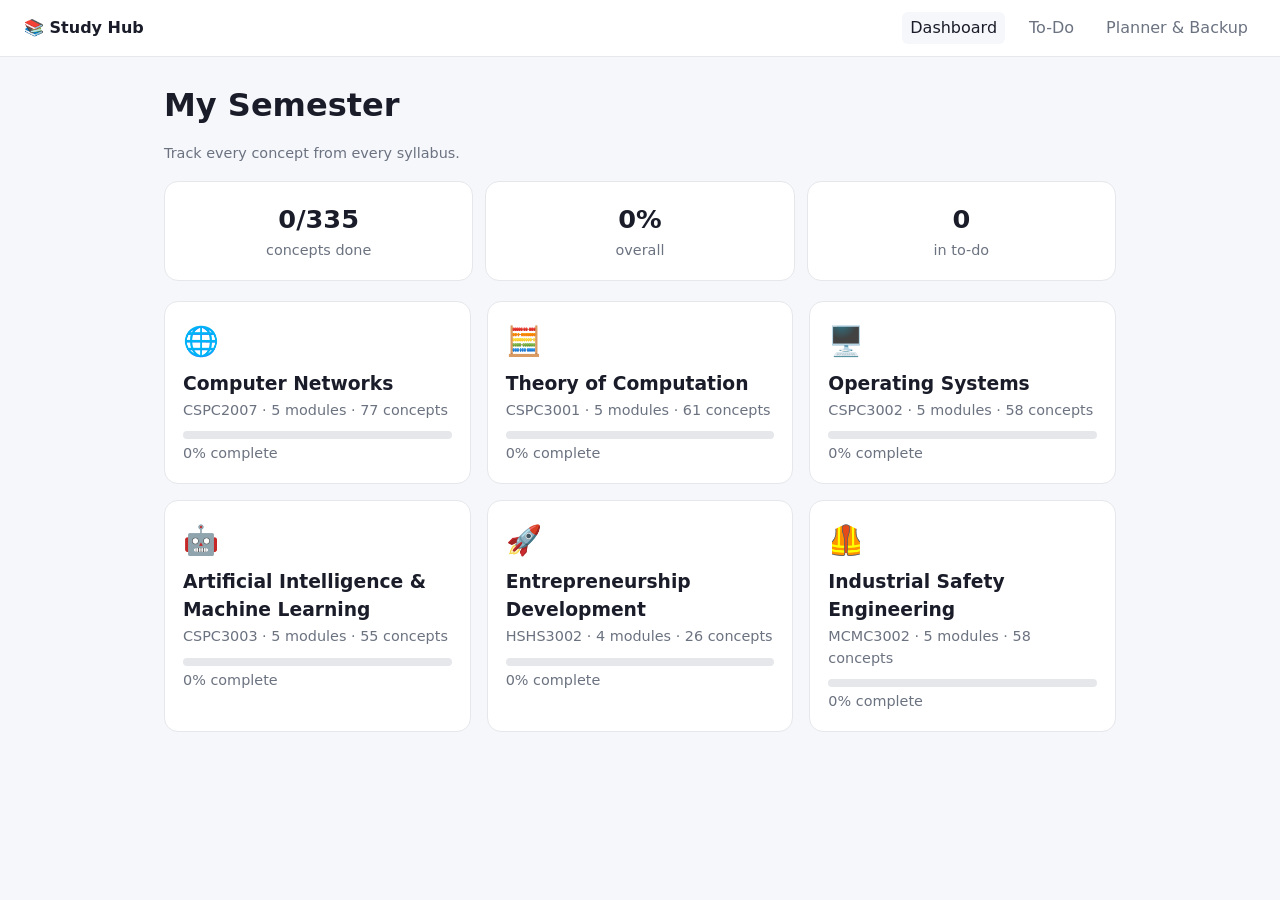
<file: index.html>
<!DOCTYPE html>
<html lang="en"><head><meta charset="UTF-8"><meta name="viewport" content="width=device-width,initial-scale=1">
<title>Study Hub</title><link rel="stylesheet" href="style.css"></head>
<body><main id="app"></main>
<script src="data.js"></script><script src="app.js"></script><script>renderHome()</script></body></html>
<!-- GitHub sync test -->
</file>
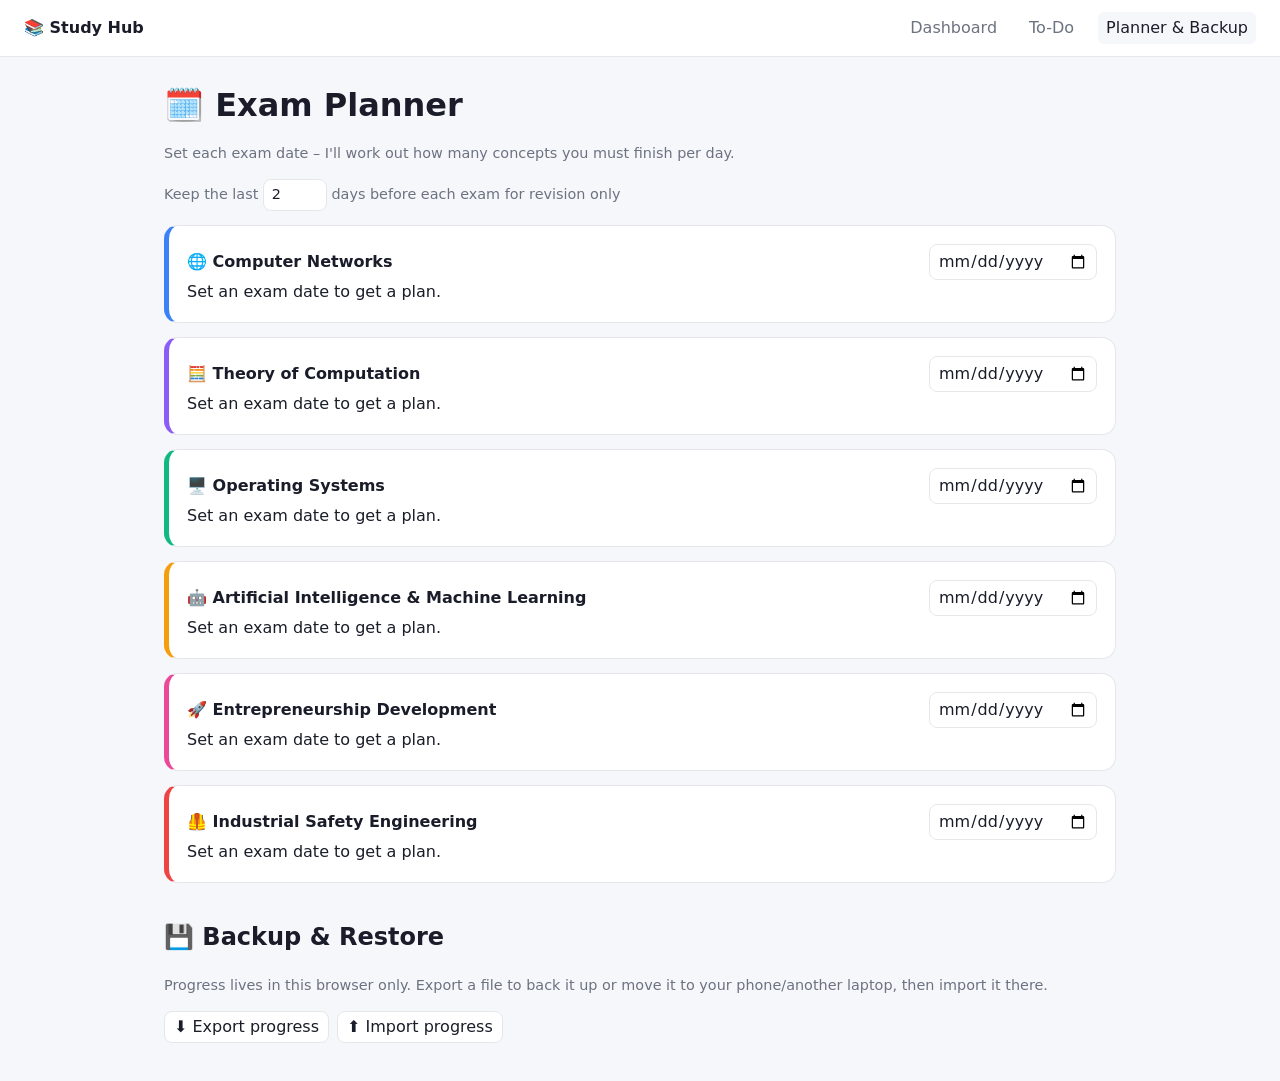
<file: planner.html>
<!DOCTYPE html>
<html lang="en"><head><meta charset="UTF-8"><meta name="viewport" content="width=device-width,initial-scale=1">
<title>Planner – Study Hub</title><link rel="stylesheet" href="style.css"></head>
<body><main id="app"></main>
<script src="data.js"></script><script src="app.js"></script><script>renderPlanner()</script></body></html>
</file>
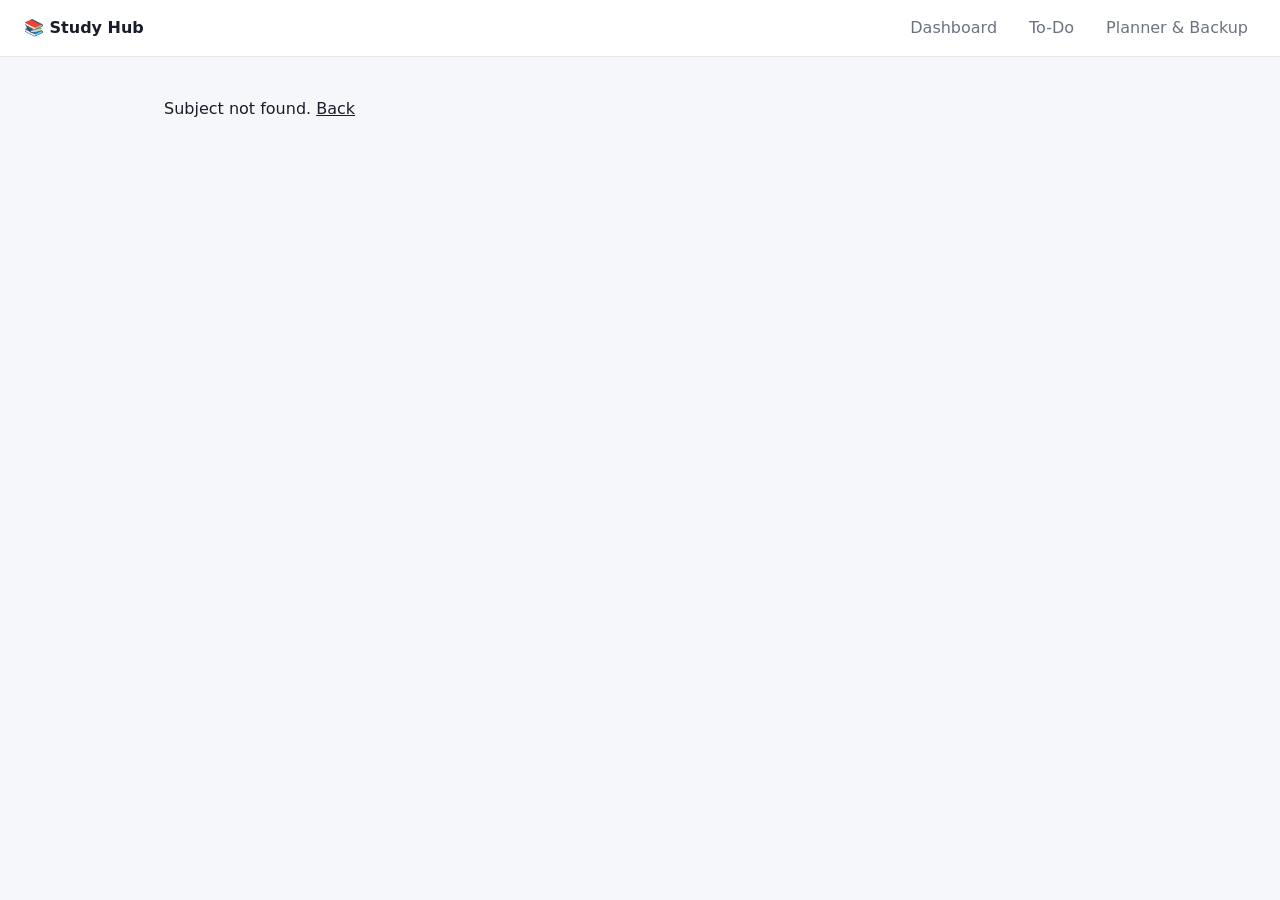
<file: subject.html>
<!DOCTYPE html>
<html lang="en"><head><meta charset="UTF-8"><meta name="viewport" content="width=device-width,initial-scale=1">
<title>Study Hub</title><link rel="stylesheet" href="style.css"></head>
<body><main id="app"></main>
<script src="data.js"></script><script src="app.js"></script><script>renderSubject()</script></body></html>
</file>
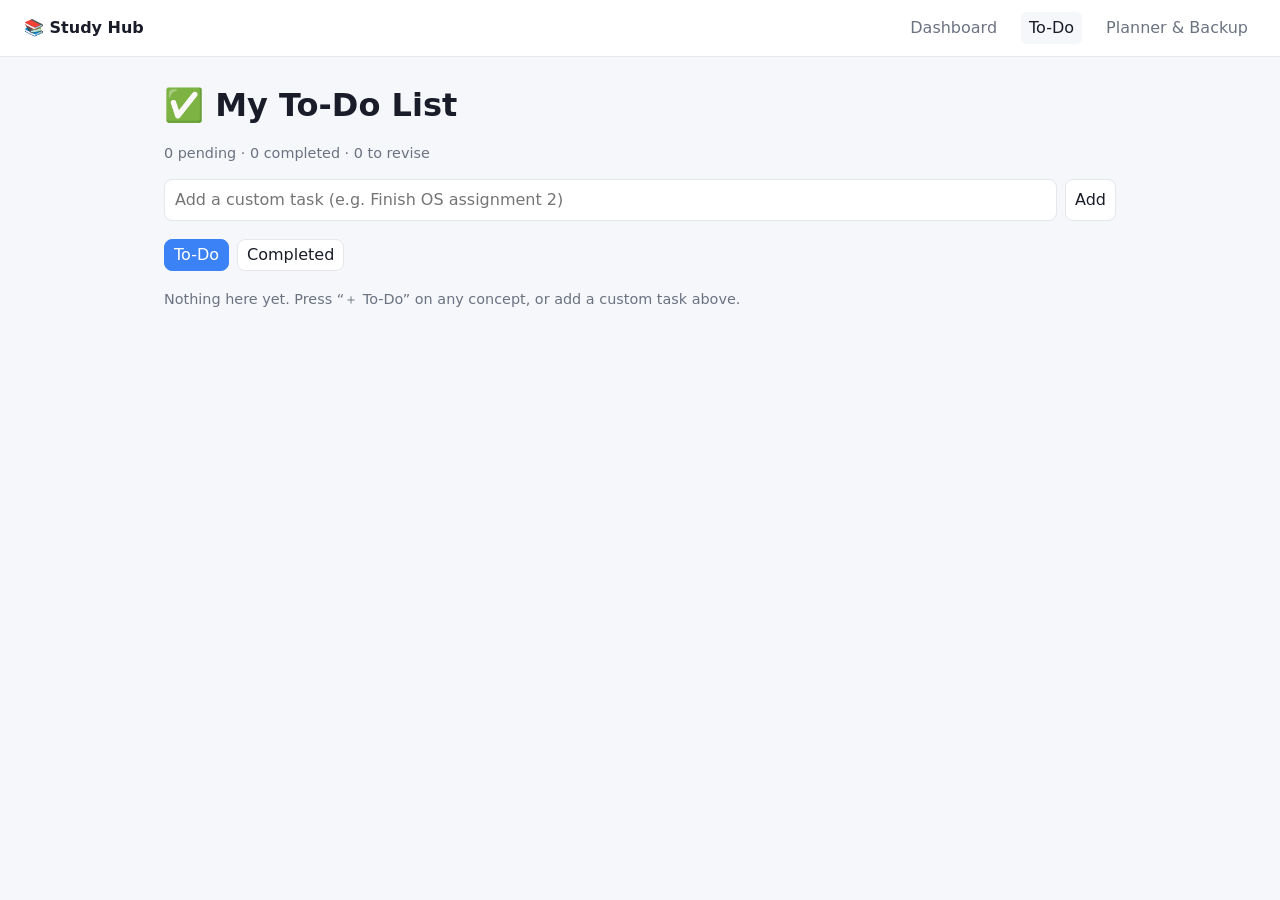
<file: todo.html>
<!DOCTYPE html>
<html lang="en"><head><meta charset="UTF-8"><meta name="viewport" content="width=device-width,initial-scale=1">
<title>Study Hub</title><link rel="stylesheet" href="style.css"></head>
<body><main id="app"></main>
<script src="data.js"></script><script src="app.js"></script><script>renderTodo()</script></body></html>
</file>
<file: style.css>
:root{--bg:#f6f7fb;--card:#fff;--text:#1a1d29;--muted:#6b7280;--line:#e5e7eb;--accent:#3b82f6;--done:#10b981}
@media (prefers-color-scheme:dark){:root{--bg:#0f1117;--card:#181b25;--text:#e8eaf0;--muted:#9aa1b2;--line:#2a2e3b}}
*{box-sizing:border-box}body{margin:0;font-family:system-ui,-apple-system,Segoe UI,Roboto,sans-serif;background:var(--bg);color:var(--text);line-height:1.5}
a{color:inherit;text-decoration:none}
header.top{position:sticky;top:0;z-index:5;background:var(--card);border-bottom:1px solid var(--line);display:flex;gap:20px;align-items:center;padding:12px 24px}
header.top .brand{font-weight:700}header.top nav{display:flex;gap:16px;margin-left:auto}
header.top nav a{color:var(--muted);padding:4px 8px;border-radius:6px}header.top nav a.on,header.top nav a:hover{color:var(--text);background:var(--bg)}
main{max-width:1000px;margin:0 auto;padding:24px}
h1{margin:0 0 4px}.muted{color:var(--muted);font-size:.9rem}
.grid{display:grid;grid-template-columns:repeat(auto-fill,minmax(290px,1fr));gap:16px;margin-top:20px}
.card{background:var(--card);border:1px solid var(--line);border-radius:14px;padding:18px;transition:.15s}
a.card:hover{transform:translateY(-2px);box-shadow:0 6px 18px rgba(0,0,0,.08)}
.card .icon{font-size:1.8rem}.card h3{margin:6px 0 2px}
.bar{height:8px;background:var(--line);border-radius:99px;overflow:hidden;margin:10px 0 4px}
.bar>i{display:block;height:100%;background:var(--c,var(--accent));width:0;transition:width .3s}
.stats{display:flex;gap:12px;flex-wrap:wrap;margin-top:16px}.stat{flex:1;min-width:130px;text-align:center}.stat b{font-size:1.6rem;display:block}
details.mod{background:var(--card);border:1px solid var(--line);border-radius:12px;margin:12px 0;overflow:hidden}
details.mod>summary{cursor:pointer;padding:14px 18px;font-weight:600;display:flex;gap:10px;align-items:center;list-style:none}
details.mod>summary::before{content:"▸";transition:.15s}details.mod[open]>summary::before{transform:rotate(90deg)}
details.mod>summary .pct{margin-left:auto;font-weight:400;color:var(--muted);font-size:.85rem}
.group{padding:4px 18px 12px}.group h4{margin:14px 0 6px;color:var(--muted);font-size:.8rem;text-transform:uppercase;letter-spacing:.05em}
.concept{display:flex;align-items:center;gap:10px;padding:6px 8px;border-radius:8px}.concept:hover{background:var(--bg)}
.concept input{width:18px;height:18px;accent-color:var(--done)}
.concept.done span.t{text-decoration:line-through;color:var(--muted)}
.concept .acts{margin-left:auto;display:flex;gap:4px}
button,.btn{font:inherit;border:1px solid var(--line);background:var(--card);color:var(--text);border-radius:8px;padding:3px 9px;cursor:pointer}
button:hover{background:var(--bg)}button.on{background:#fde68a;color:#78350f;border-color:#fcd34d}
.pill{display:inline-block;font-size:.75rem;padding:1px 8px;border-radius:99px;background:var(--bg);color:var(--muted)}
.tabs{display:flex;gap:8px;margin:18px 0}.tabs button.on{background:var(--accent);color:#fff;border-color:var(--accent)}
.task{display:flex;align-items:center;gap:10px;background:var(--card);border:1px solid var(--line);border-radius:10px;padding:10px 14px;margin:8px 0}
.task .dot{width:10px;height:10px;border-radius:50%;background:var(--c)}
.task .meta{margin-left:auto;text-align:right}
.addrow{display:flex;gap:8px;margin-top:8px}.addrow input,.addrow select{font:inherit;padding:8px 10px;border:1px solid var(--line);border-radius:8px;background:var(--card);color:var(--text)}.addrow input{flex:1}
.info ul{margin:6px 0 0;padding-left:20px}
.concept{flex-wrap:wrap}.concept .notes{flex-basis:100%;margin:4px 0 6px 28px;display:flex;flex-wrap:wrap;gap:8px;align-items:center}
.notes[hidden]{display:none}.notes textarea{flex-basis:100%;font:inherit;padding:8px;border:1px solid var(--line);border-radius:8px;background:var(--card);color:var(--text);resize:vertical}
.notes input[type=date],.plan input[type=date],.addrow input[type=number]{font:inherit;padding:4px 8px;border:1px solid var(--line);border-radius:8px;background:var(--card);color:var(--text)}
.acts button.on{background:#fde68a;color:#78350f;border-color:#fcd34d}
.banner{margin-top:14px;border-left:5px solid var(--c,var(--accent))}
.note-prev{font-size:.8rem}.tabs+div h3,#list h3{margin:18px 0 4px}
.plan{margin-top:14px;border-left:5px solid var(--c)}.plan .prow{display:flex;justify-content:space-between;align-items:center;gap:10px;flex-wrap:wrap}
.plan.ok .status{color:#059669}.plan.warn .status{color:#d97706}.plan.bad .status{color:#dc2626}
.btn{display:inline-block}
</file>
